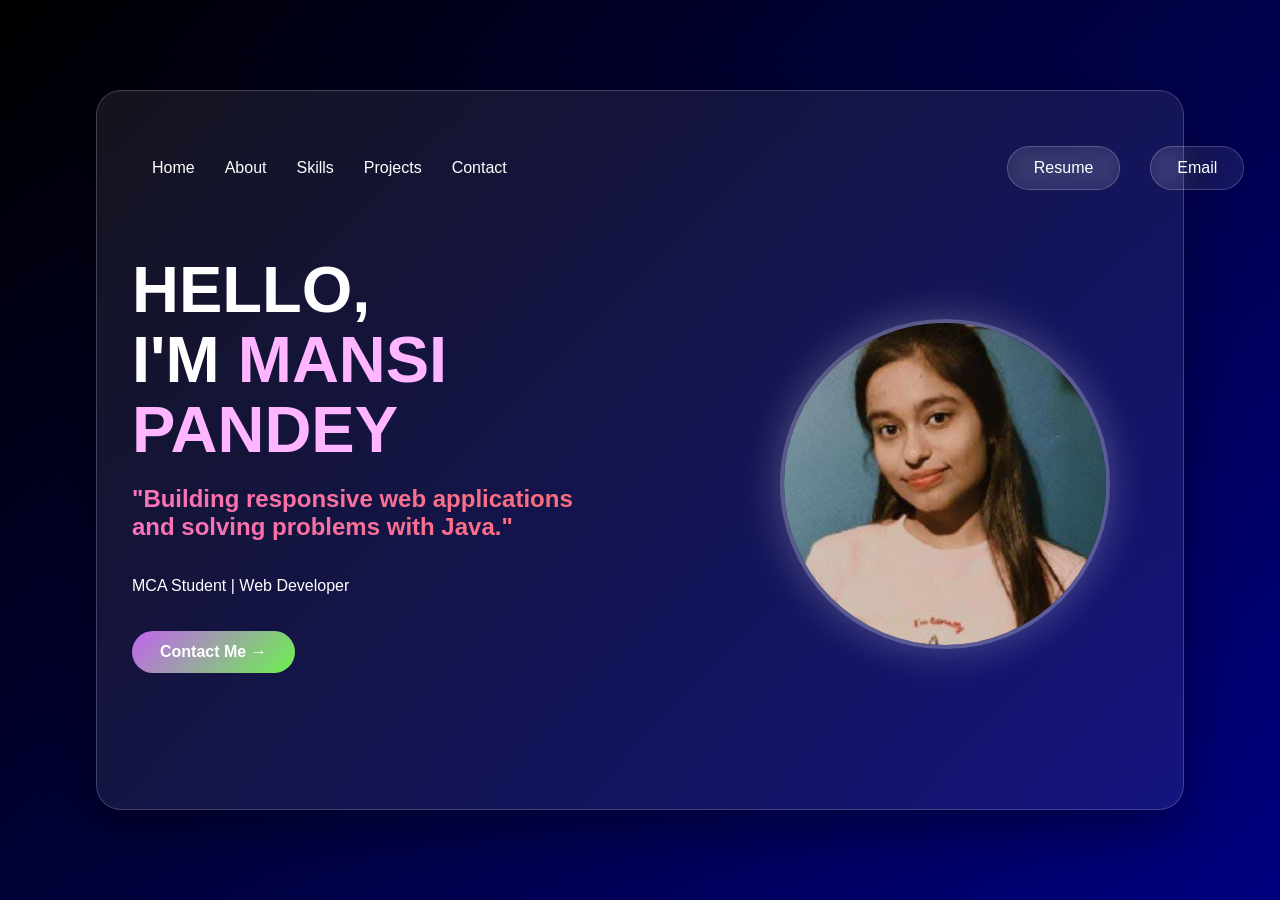
<file: index.html>
<!doctype html>
<html lang="en">
  <head>
    <meta charset="UTF-8" />
    <meta name="viewport" content="width=device-width, initial-scale=1.0" />
    <title>Portfolio</title>
    <link rel="stylesheet" href="style.css" />
  </head>

  <body>
    <div class="home-container">
      <div class="container">
        <nav>
          <div class="nav-right">
            <ul class="nav-links">
              <li><a href="index.html">Home</a></li>
              <li><a href="about.html#about">About</a></li>
              <li><a href="about.html#skills">Skills</a></li>
              <li><a href="about.html#projects">Projects</a></li>
              <li><a href="about.html#contact">Contact</a></li>
            </ul>

            <div class="nav-buttons">
              <a href="resume.pdf" class="resume-btn" target="_blank">
                Resume
              </a>

              <a href="mailto:mansipandey217@gmail.com" class="email-btn">
                Email
              </a>
            </div>
          </div>
        </nav>

        <section id="home" class="hero">
          <div class="left">
            <h1 class="h1">
              HELLO,<br />
              I'M <span>MANSI<br />PANDEY</span>
            </h1>
            <div class="headings">
              <h2>
                "Building responsive web applications <br />and solving problems
                with Java."
              </h2>
            </div>

            <p>MCA Student | Web Developer</p>

            <a href="about.html#contact" class="contact-btn"> Contact Me → </a>
          </div>

          <div class="right">
            <img src="person.jpeg" alt="" />
          </div>
        </section>
      </div>
    </div>
  </body>
</html>
</file>
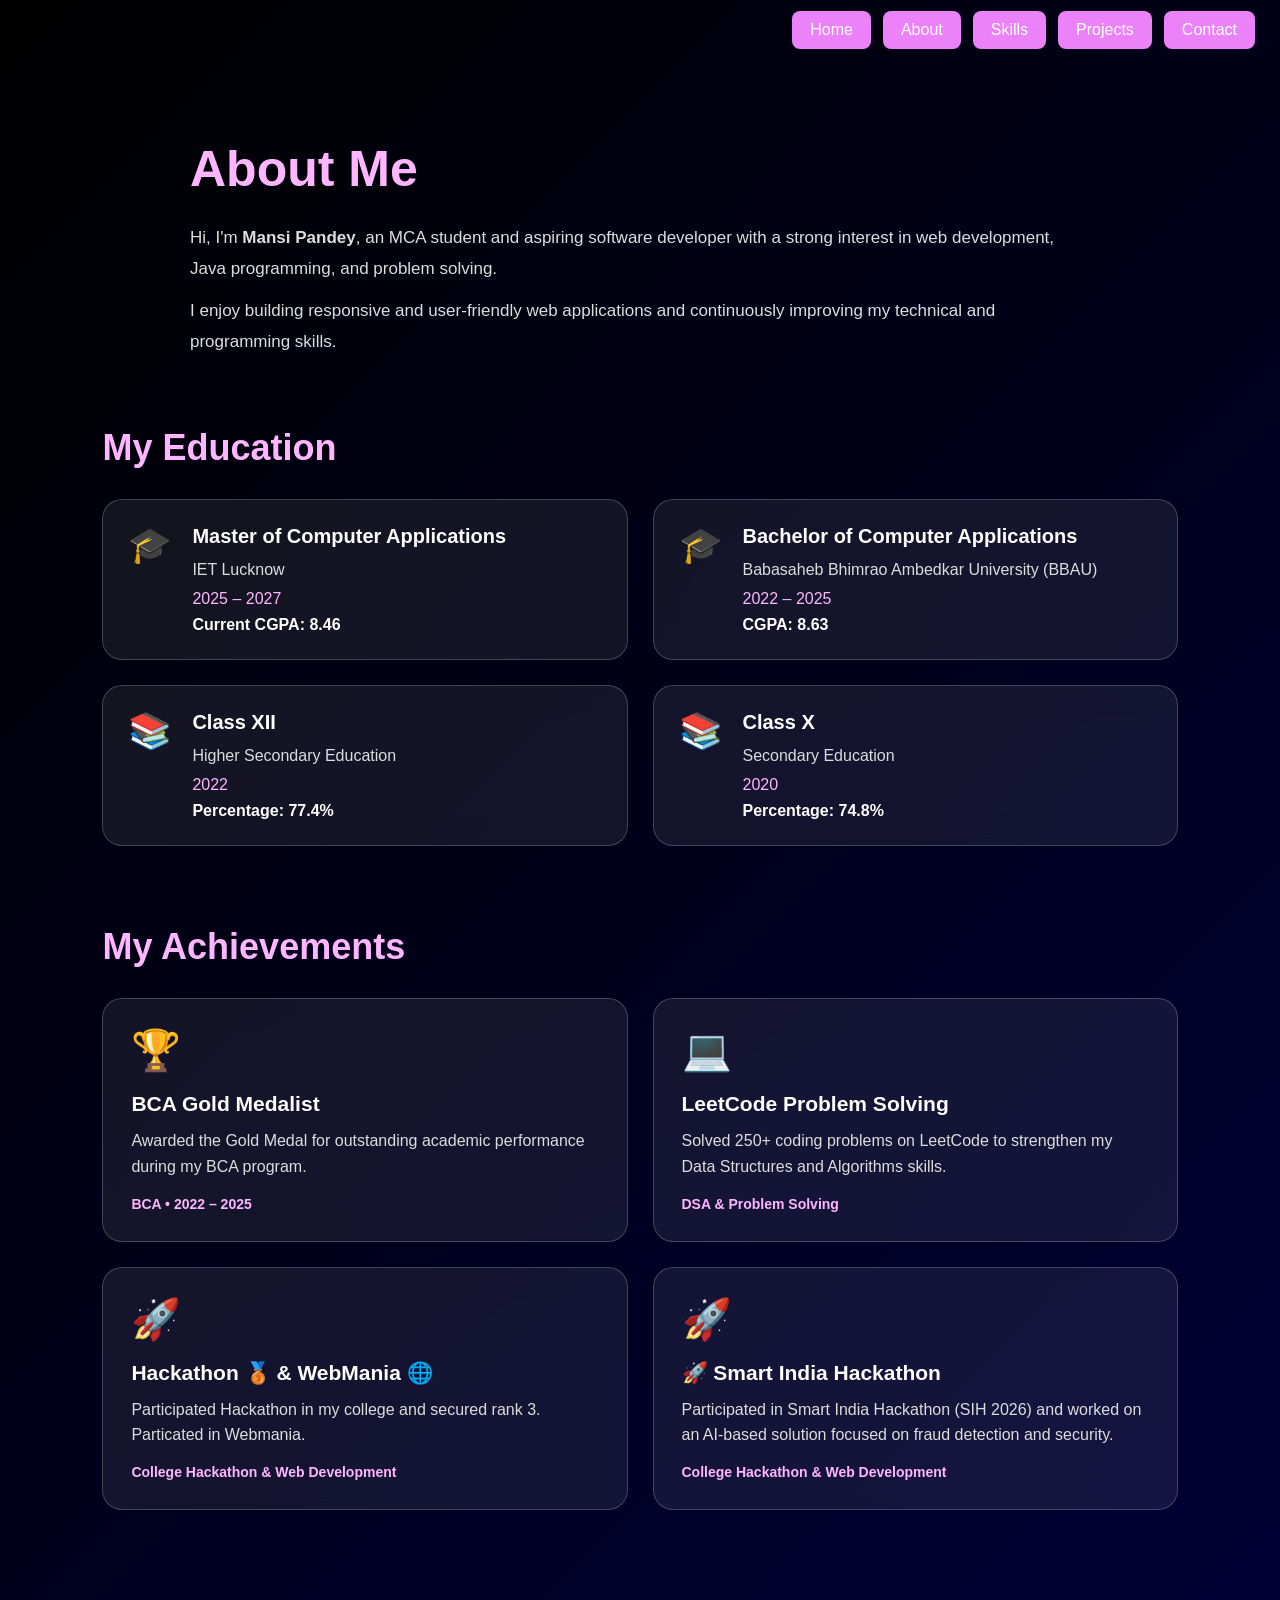
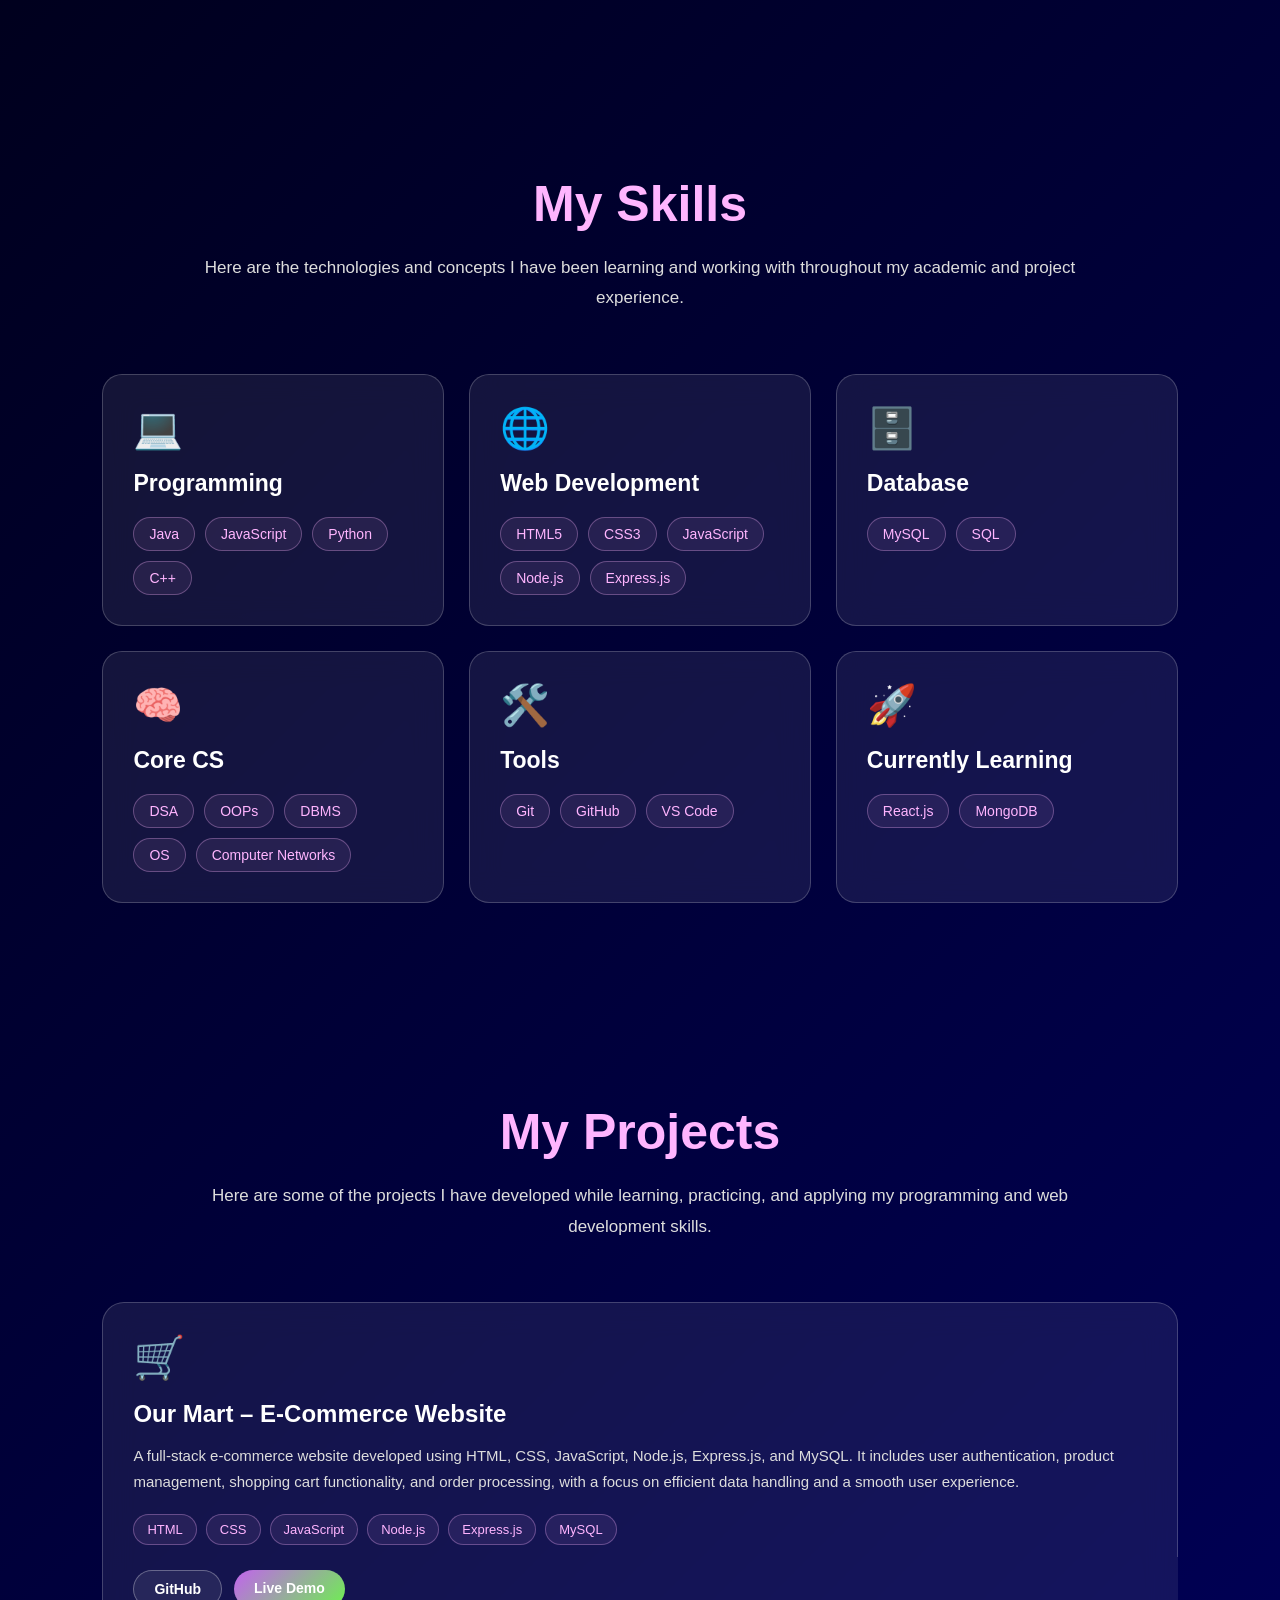
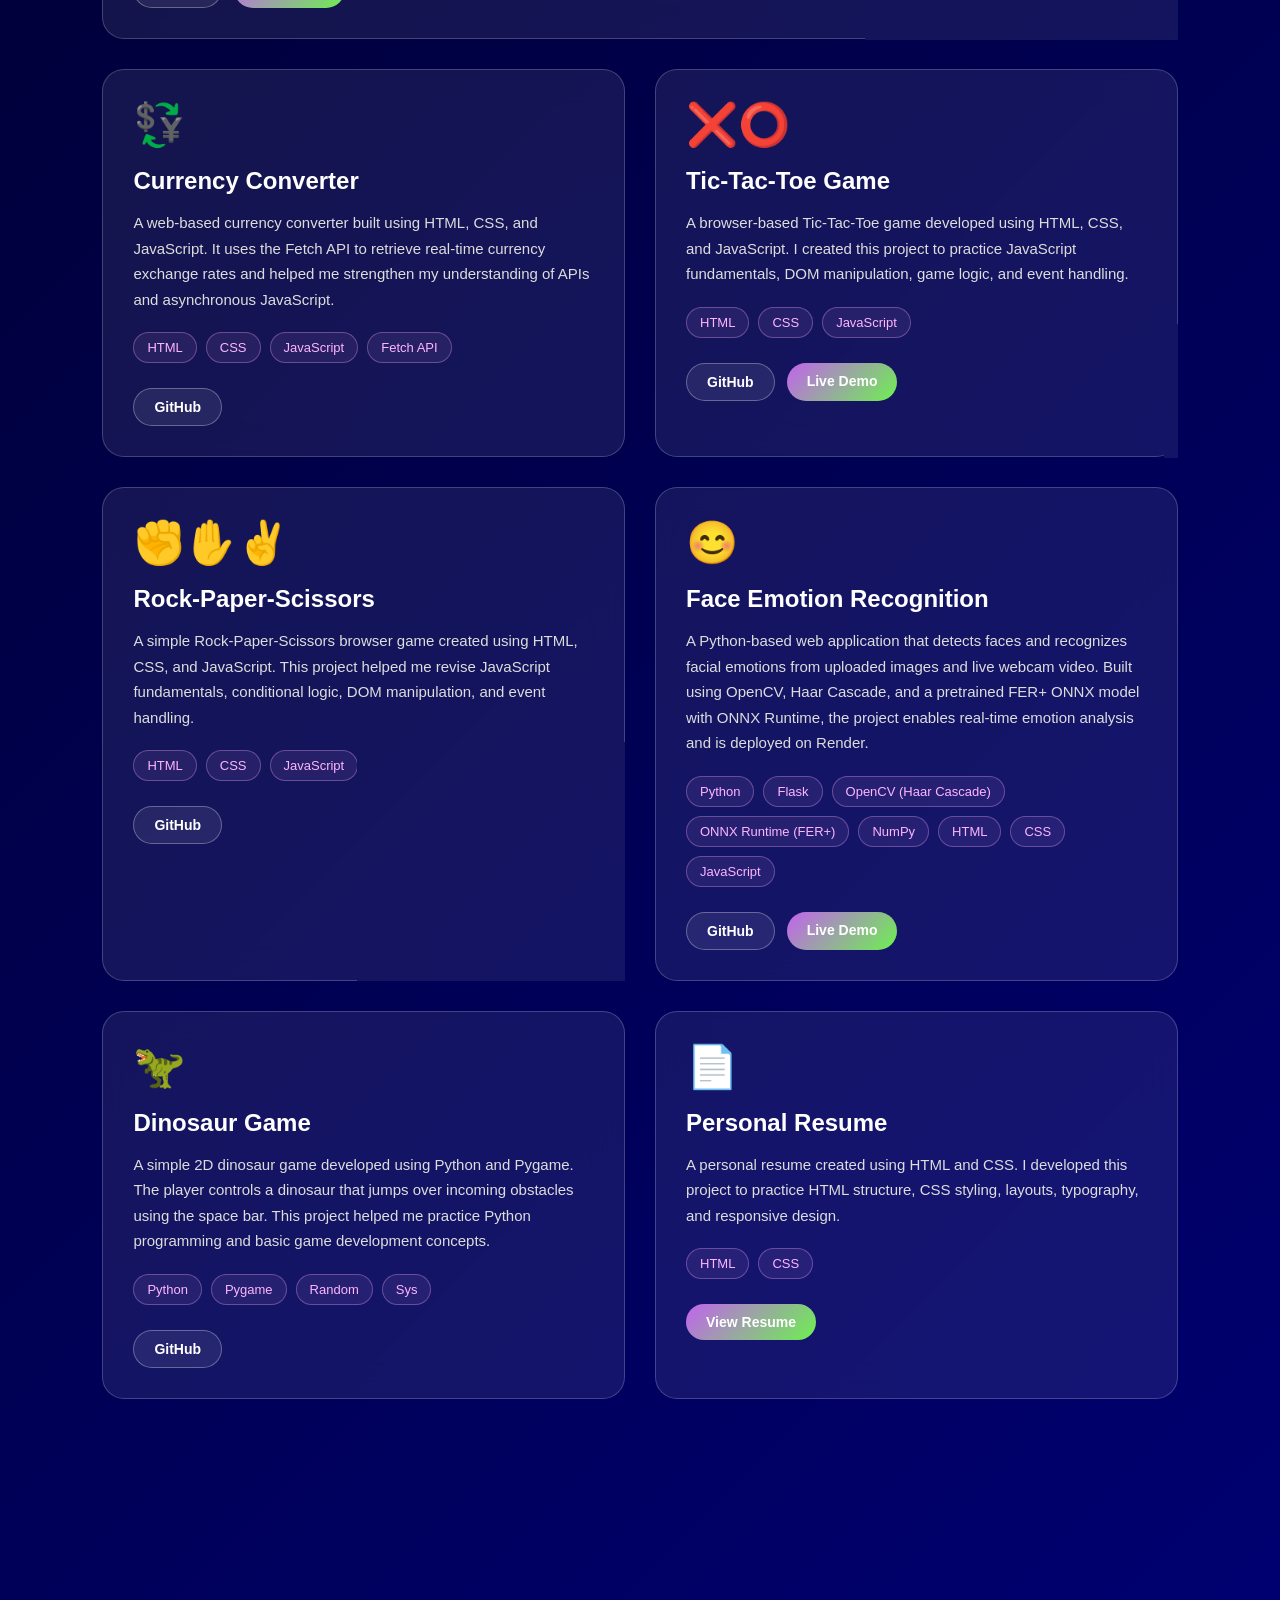
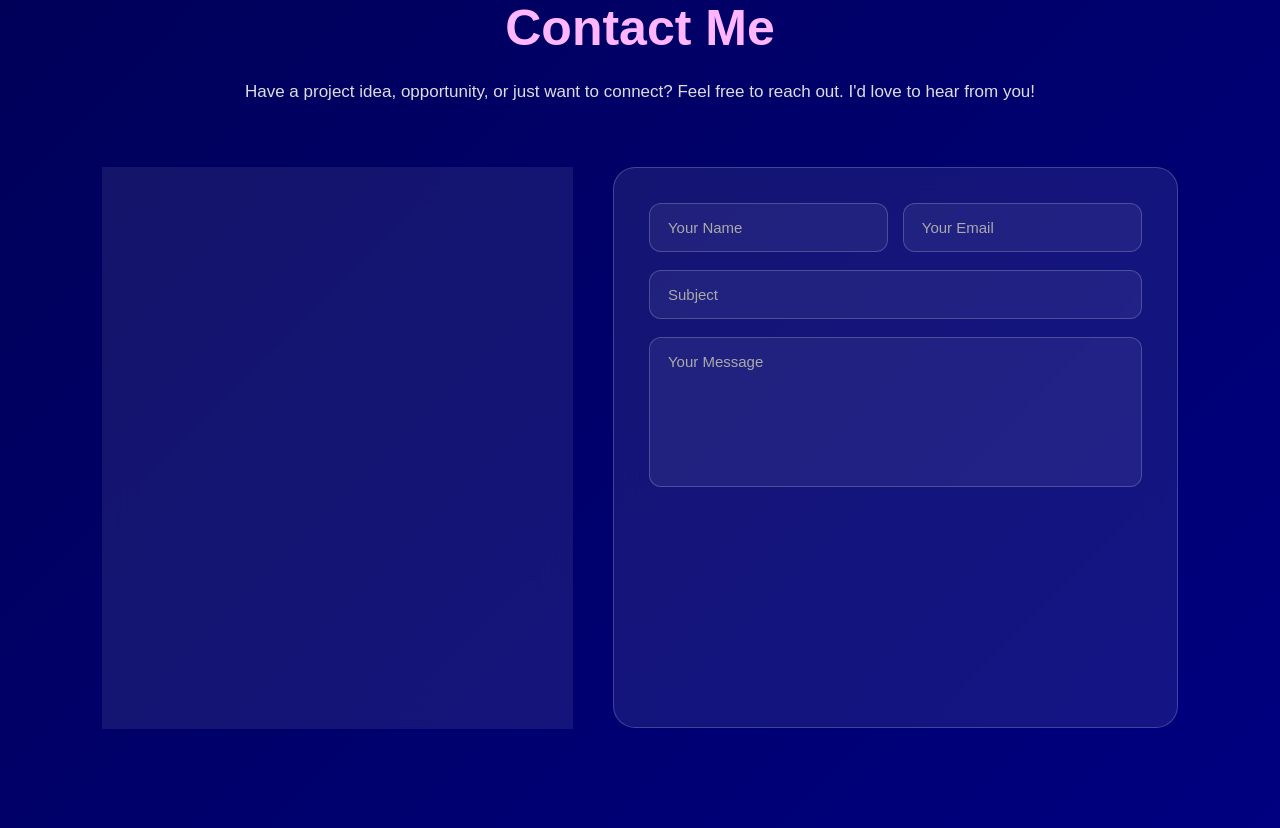
<file: about.html>
<!doctype html>
<html lang="en">
  <head>
    <meta charset="UTF-8" />
    <meta name="viewport" content="width=device-width, initial-scale=1.0" />
    <title>Portfolio</title>
    <link rel="stylesheet" href="style.css" />
  </head>

  <body>
    <div class="fixed-buttons">
      <a href="index.html">Home</a>
      <a href="about.html#about">About</a>
      <a href="about.html#skills">Skills</a>
      <a href="about.html#projects">Projects</a>
      <a href="about.html#contact">Contact</a>
    </div>
    <!-- ABOUT SECTION -->
    <section id="about" class="about-section">
      <div class="about-content">
        <!-- About Introduction -->
        <div class="about-intro">
          <h1>About <span>Me</span></h1>

          <p>
            Hi, I'm <strong>Mansi Pandey</strong>, an MCA student and aspiring
            software developer with a strong interest in web development, Java
            programming, and problem solving.
          </p>

          <p>
            I enjoy building responsive and user-friendly web applications and
            continuously improving my technical and programming skills.
          </p>
        </div>

        <!-- Education -->
        <div class="about-subsection">
          <h2>My <span>Education</span></h2>

          <div class="education-container">
            <div class="education-card">
              <div class="education-icon">🎓</div>
              <div>
                <h3>Master of Computer Applications</h3>
                <p>IET Lucknow</p>
                <span>2025 – 2027</span>
                <strong>Current CGPA: 8.46</strong>
              </div>
            </div>

            <div class="education-card">
              <div class="education-icon">🎓</div>
              <div>
                <h3>Bachelor of Computer Applications</h3>
                <p>Babasaheb Bhimrao Ambedkar University (BBAU)</p>
                <span>2022 – 2025</span>
                <strong>CGPA: 8.63</strong>
              </div>
            </div>

            <div class="education-card">
              <div class="education-icon">📚</div>
              <div>
                <h3>Class XII</h3>
                <p>Higher Secondary Education</p>
                <span>2022</span>
                <strong>Percentage: 77.4%</strong>
              </div>
            </div>

            <div class="education-card">
              <div class="education-icon">📚</div>
              <div>
                <h3>Class X</h3>
                <p>Secondary Education</p>
                <span>2020</span>
                <strong>Percentage: 74.8%</strong>
              </div>
            </div>
          </div>
        </div>

        <!-- Achievements -->
        <div class="about-subsection">
          <h2>My <span>Achievements</span></h2>

          <div class="achievement-container">
            <div class="achievement-card">
              <div class="achievement-icon">🏆</div>

              <h3>BCA Gold Medalist</h3>

              <p>
                Awarded the Gold Medal for outstanding academic performance
                during my BCA program.
              </p>

              <span>BCA • 2022 – 2025</span>
            </div>

            <div class="achievement-card">
              <div class="achievement-icon">💻</div>

              <h3>LeetCode Problem Solving</h3>

              <p>
                Solved 250+ coding problems on LeetCode to strengthen my Data
                Structures and Algorithms skills.
              </p>

              <span>DSA & Problem Solving</span>
            </div>

            <div class="achievement-card">
              <div class="achievement-icon">🚀</div>

              <h3>Hackathon 🥉 & WebMania 🌐</h3>

              <p>
                Participated Hackathon in my college and secured rank 3.<br />
                Particated in Webmania.
              </p>

              <span>College Hackathon & Web Development</span>
            </div>

            <div class="achievement-card">
              <div class="achievement-icon">🚀</div>

              <h4>🚀 Smart India Hackathon</h4>

              <p>
                Participated in Smart India Hackathon (SIH 2026) and worked on
                an AI-based solution focused on fraud detection and security.
              </p>

              <span>College Hackathon & Web Development</span>
            </div>
          </div>
        </div>
      </div>
    </section>

    <section id="skills" class="skills-section">
      <div class="skills-content">
        <div class="skills-intro">
          <h1>My <span>Skills</span></h1>
          <p>
            Here are the technologies and concepts I have been learning and
            working with throughout my academic and project experience.
          </p>
        </div>

        <div class="skills-container">
          <!-- Programming -->
          <div class="skill-card">
            <div class="skill-icon">💻</div>
            <h2>Programming</h2>
            <div class="skill-list">
              <span>Java</span>
              <span>JavaScript</span>
              <span>Python</span>
              <span>C++</span>
            </div>
          </div>

          <!-- Web Development -->
          <div class="skill-card">
            <div class="skill-icon">🌐</div>
            <h2>Web Development</h2>
            <div class="skill-list">
              <span>HTML5</span>
              <span>CSS3</span>
              <span>JavaScript</span>
              <span>Node.js</span>
              <span>Express.js</span>
            </div>
          </div>

          <!-- Database -->
          <div class="skill-card">
            <div class="skill-icon">🗄️</div>
            <h2>Database</h2>
            <div class="skill-list">
              <span>MySQL</span>
              <span>SQL</span>
            </div>
          </div>

          <!-- Core CS -->
          <div class="skill-card">
            <div class="skill-icon">🧠</div>
            <h2>Core CS</h2>
            <div class="skill-list">
              <span>DSA</span>
              <span>OOPs</span>
              <span>DBMS</span>
              <span>OS</span>
              <span>Computer Networks</span>
            </div>
          </div>

          <!-- Tools -->
          <div class="skill-card">
            <div class="skill-icon">🛠️</div>
            <h2>Tools</h2>
            <div class="skill-list">
              <span>Git</span>
              <span>GitHub</span>
              <span>VS Code</span>
            </div>
          </div>

          <!-- Currently Learning -->
          <div class="skill-card">
            <div class="skill-icon">🚀</div>
            <h2>Currently Learning</h2>
            <div class="skill-list">
              <span>React.js</span>
              <span>MongoDB</span>
            </div>
          </div>
        </div>
      </div>
    </section>
    <!-- =========================
     PROJECTS SECTION
========================= -->

    <section id="projects" class="projects-section">
      <div class="projects-content">
        <div class="projects-intro">
          <h1>My <span>Projects</span></h1>
          <p>
            Here are some of the projects I have developed while learning,
            practicing, and applying my programming and web development skills.
          </p>
        </div>

        <div class="projects-container">
          <!-- Our Mart -->
          <div class="project-card featured-project">
            <div class="project-icon">🛒</div>

            <h2>Our Mart – E-Commerce Website</h2>

            <p>
              A full-stack e-commerce website developed using HTML, CSS,
              JavaScript, Node.js, Express.js, and MySQL. It includes user
              authentication, product management, shopping cart functionality,
              and order processing, with a focus on efficient data handling and
              a smooth user experience.
            </p>

            <div class="tech-stack">
              <span>HTML</span>
              <span>CSS</span>
              <span>JavaScript</span>
              <span>Node.js</span>
              <span>Express.js</span>
              <span>MySQL</span>
            </div>

            <div class="project-buttons">
              <a
                href="https://github.com/Mansi21Pandey/our-mart-ecommerce"
                target="_blank"
                class="project-btn github-btn"
              >
                GitHub
              </a>

              <a
                href="https://our-mart-ecommerce-6.onrender.com"
                target="_blank"
                class="project-btn live-btn"
              >
                Live Demo
              </a>
            </div>
          </div>

          <!-- Currency Converter -->
          <div class="project-card">
            <div class="project-icon">💱</div>

            <h2>Currency Converter</h2>

            <p>
              A web-based currency converter built using HTML, CSS, and
              JavaScript. It uses the Fetch API to retrieve real-time currency
              exchange rates and helped me strengthen my understanding of APIs
              and asynchronous JavaScript.
            </p>

            <div class="tech-stack">
              <span>HTML</span>
              <span>CSS</span>
              <span>JavaScript</span>
              <span>Fetch API</span>
            </div>

            <div class="project-buttons">
              <a
                href="https://github.com/Mansi21Pandey/Currency-Converter"
                target="_blank"
                class="project-btn github-btn"
              >
                GitHub
              </a>
            </div>
          </div>

          <!-- Tic Tac Toe -->
          <div class="project-card">
            <div class="project-icon">❌⭕</div>

            <h2>Tic-Tac-Toe Game</h2>

            <p>
              A browser-based Tic-Tac-Toe game developed using HTML, CSS, and
              JavaScript. I created this project to practice JavaScript
              fundamentals, DOM manipulation, game logic, and event handling.
            </p>

            <div class="tech-stack">
              <span>HTML</span>
              <span>CSS</span>
              <span>JavaScript</span>
            </div>

            <div class="project-buttons">
              <a
                href="https://github.com/Mansi21Pandey/Tic-Tac-Toe-Game"
                target="_blank"
                class="project-btn github-btn"
              >
                GitHub
              </a>

              <a
                href="https://tic-tac-toe-game-uhbs.onrender.com"
                target="_blank"
                class="project-btn live-btn"
              >
                Live Demo
              </a>
            </div>
          </div>

          <!-- Rock Paper Scissors -->
          <div class="project-card">
            <div class="project-icon">✊✋✌️</div>

            <h2>Rock-Paper-Scissors</h2>

            <p>
              A simple Rock-Paper-Scissors browser game created using HTML, CSS,
              and JavaScript. This project helped me revise JavaScript
              fundamentals, conditional logic, DOM manipulation, and event
              handling.
            </p>

            <div class="tech-stack">
              <span>HTML</span>
              <span>CSS</span>
              <span>JavaScript</span>
            </div>

            <div class="project-buttons">
              <a
                href="https://github.com/Mansi21Pandey/Rock-Paper-Scissors"
                target="_blank"
                class="project-btn github-btn"
              >
                GitHub
              </a>
            </div>
          </div>

          <!-- Face Emotion Recognition -->
          <div class="project-card">
            <div class="project-icon">😊</div>

            <h2>Face Emotion Recognition</h2>

            <p>
              A Python-based web application that detects faces and 
              recognizes facial emotions from uploaded images and live webcam video. 
              Built using OpenCV, Haar Cascade, and a pretrained FER+ ONNX model with ONNX Runtime, 
              the project enables real-time emotion analysis and is deployed on Render.
            </p>

            <div class="tech-stack">
              <span>Python</span>
              <span>Flask</span>
              <span>OpenCV (Haar Cascade)</span>
              <span>ONNX Runtime (FER+)</span>
              <span>NumPy</span>
              <span>HTML</span>
              <span>CSS</span>
              <span>JavaScript</span>
            </div>

            <div class="project-buttons">
              <a
                href="https://github.com/Mansi21Pandey/Face-emotion-project"
                target="_blank"
                class="project-btn github-btn"
              >
                GitHub
              </a>

              <a
                href="https://face-emotion-project-1-6d48.onrender.com/realtime"
                target="_blank"
                class="project-btn live-btn"
              >
                Live Demo
              </a>
            </div>
          </div>

          <!-- Dinosaur Game -->
          <div class="project-card">
            <div class="project-icon">🦖</div>

            <h2>Dinosaur Game</h2>

            <p>
              A simple 2D dinosaur game developed using Python and Pygame. The
              player controls a dinosaur that jumps over incoming obstacles
              using the space bar. This project helped me practice Python
              programming and basic game development concepts.
            </p>

            <div class="tech-stack">
              <span>Python</span>
              <span>Pygame</span>
              <span>Random</span>
              <span>Sys</span>
            </div>

            <div class="project-buttons">
              <a
                href="https://github.com/Mansi21Pandey/Dinosaur-game-using-Python-Language"
                target="_blank"
                class="project-btn github-btn"
              >
                GitHub
              </a>
            </div>
          </div>

          <!-- Resume -->
          <div class="project-card">
            <div class="project-icon">📄</div>

            <h2>Personal Resume</h2>

            <p>
              A personal resume created using HTML and CSS. I developed this
              project to practice HTML structure, CSS styling, layouts,
              typography, and responsive design.
            </p>

            <div class="tech-stack">
              <span>HTML</span>
              <span>CSS</span>
            </div>

            <div class="project-buttons">
              <a
                href="images/resume.pdf"
                target="_blank"
                class="project-btn live-btn"
              >
                View Resume
              </a>
            </div>
          </div>
        </div>
      </div>
    </section>

    <section id="contact" class="contact-section">
      <div class="contact-content">
        <div class="contact-intro">
          <h1>Contact Me</h1>
          <p>
            Have a project idea, opportunity, or just want to connect? Feel free
            to reach out. I'd love to hear from you!
          </p>
        </div>

        <div class="contact-container">
          <!-- Contact Information -->
          <div class="contact-info">
            <h2>Let's <span>Connect</span></h2>

            <div class="contact-item">
              <div class="contact-icon">📧</div>
              <div>
                <h3>Email</h3>
                <a href="mailto:mansipandey217@gmail.com">
                  mansipandey217@gmail.com
                </a>
              </div>
            </div>

            <div class="contact-item">
              <div class="contact-icon">📍</div>
              <div>
                <h3>Location</h3>
                <p>Lucknow, India</p>
              </div>
            </div>

            <div class="contact-item">
              <div class="contact-icon">💼</div>
              <div>
                <h3>LinkedIn</h3>
                <a
                  href="https://www.linkedin.com/in/mansi-pandey-982a4b394"
                  target="_blank"
                >
                  Connect with me
                </a>
              </div>
            </div>

            <div class="contact-item">
              <div class="contact-icon">💻</div>
              <div>
                <h3>GitHub</h3>
                <a href="https://github.com/Mansi21Pandey" target="_blank">
                  View my GitHub
                </a>
              </div>
            </div>
          </div>

          <!-- Contact Form -->
          <div class="contact-form">
            <form action="https://formspree.io/f/mbgdrbpl" method="POST">
              <div class="input-group">
                <input
                  type="text"
                  name="name"
                  placeholder="Your Name"
                  required
                />

                <input
                  type="email"
                  name="email"
                  placeholder="Your Email"
                  required
                />
              </div>

              <input
                type="text"
                name="subject"
                placeholder="Subject"
                required
              />

              <textarea
                name="message"
                placeholder="Your Message"
                rows="6"
                required
              ></textarea>

              <button type="submit">Send Message</button>
            </form>
          </div>
        </div>
      </div>
    </section>
  </body>
</html>
</file>
<file: style.css>
* {
  margin: 0;
  padding: 0;
  box-sizing: border-box;
  font-family: Arial, Helvetica, sans-serif;
}

html {
  scroll-behavior: smooth;
}

body {
  background: linear-gradient(135deg, black, navy);
  margin: 0;
}

.container {
  width: 85%;
  height: 80vh;
  border-radius: 25px;
  background: rgba(255, 255, 255, 0.08);
  backdrop-filter: blur(18px);
  border: 1px solid rgba(255, 255, 255, 0.2);
  box-shadow: 0 20px 50px rgba(0, 0, 0, 0.35);
  padding: 35px;
}

nav {
  display: flex;
  justify-content: space-between;
  align-items: center;
}

nav ul {
  display: flex;
  list-style: none;
  gap: 35px;
}

nav li {
  color: white;
  cursor: pointer;
}

.hero {
  justify-content: space-between;
  margin-top: 15px;
  align-items: center;
  height: 80%;
  display: flex;
}

.left {
  width: 50%;
}

.left h1 {
  color: white;
  font-size: 65px;
  line-height: 70px;
}

.left span {
  color: #ffb5ff;
}

.left p {
  color: white;
  margin: 30px 0;
  width: 400px;
  line-height: 30px;
}

button {
  padding: 15px 40px;
  border-radius: 40px;
  border: 1px solid white;
  background: transparent;
  color: white;
  cursor: pointer;
  transition: 0.4s;
}

button:hover {
  background: white;
  color: #7b2ff7;
}

.right {
  width: 40%;
  display: flex;
  justify-content: center;
}

.right img {
  width: 330px;
  height: 330px;
  border-radius: 50%;
  object-fit: cover;
  border: 4px solid rgba(255, 255, 255, 0.3);
  box-shadow: 0 0 40px rgba(255, 255, 255, 0.25);
}

.right:hover {
  transform: scale(1.05);
}

.nav-links li a {
  color: white;
  text-decoration: none;
  display: inline-block;
  transition: all 0.3s ease;
}

.nav-links li a:hover {
  color: hsl(313, 100%, 89%);
  transform: scale(1.1);
  text-decoration: underline;
  text-shadow: 0 0 10px hsl(313, 100%, 89%);
}

.home-container {
  height: 100vh;
  display: flex;
  justify-content: center;
  align-items: center;
}

.headings {
  background: linear-gradient(90deg, #fc73befd, #fb6c6c);
  -webkit-background-clip: text;
  -webkit-text-fill-color: transparent;
  margin-top: 20px;
}

nav {
  display: flex;
  justify-content: space-between;
  align-items: center;
  padding: 20px 80px;
}

.nav-right {
  display: flex;
  align-items: center;
  gap: 500px;
}

.nav-links {
  margin-left: -60px;
  display: flex;
  margin-top: 0;
  list-style: none;
  gap: 30px;
}

.nav-links a {
  text-decoration: none;
  color: white;
}

.nav-buttons {
  display: flex;
  gap: 30px;
}

.nav-buttons a {
  text-decoration: none;
  color: white;
  padding: 12px 26px;
  border-radius: 50px;
  border: 1px solid rgba(255, 255, 255, 0.2);
  background: rgba(255, 255, 255, 0.08);
  backdrop-filter: blur(10px);
  transition: 0.4s;
}

.nav-buttons a:hover {
  background: rgba(0, 212, 255, 0.2);
  transform: translateY(-3px);
  box-shadow: 0 0 20px rgba(0, 212, 255, 0.5);
}

.h1 {
  margin-top: -40px;
}

.contact-btn {
  display: inline-block;
  padding: 12px 28px;
  border-radius: 30px;
  background: linear-gradient(135deg, #c263ee, #6df14f);
  color: white;
  text-decoration: none;
  font-weight: 600;
  transition: 0.3s;
}

.contact-btn:hover {
  transform: translateY(-3px);
  box-shadow: 0 10px 25px rgba(159, 225, 238, 0.4);
}

.fixed-buttons {
  position: fixed;
  top: 30px;
  right: 25px;
  transform: translateY(-50%);
  display: flex;
  flex-direction: row;
  gap: 12px;
  z-index: 1000;
}

.fixed-buttons a {
  padding: 10px 18px;
  background: #eb82f9;
  color: white;
  text-decoration: none;
  border-radius: 8px;
  transition: all 0.3s ease;
}

.fixed-buttons a:hover {
  background: transparent;
  color: #f9a7cb;
  border: 1px solid #ff9fc8;
  transform: translateY(-3px);
  box-shadow: 0 0 15px rgba(255, 79, 154, 0.5);
}

/* ============================= */

/* ABOUT SECTION */

/* ============================= */

/* =========================
   ABOUT SECTION
========================= */

.about-section {
  width: 100%;
  min-height: 100vh;
  padding: 140px 8% 100px;
  color: white;
  overflow: visible;
}

.about-content {
  width: 100%;
  max-width: 1200px;
  margin: 0 auto;
}

.about-intro {
  max-width: 900px;
  margin: 0 auto 70px;
}

.about-intro h1 {
  font-size: 50px;
  margin-bottom: 25px;
  color: #ffb5ff;
}

.about-subsection h2 {
  font-size: 36px;
  margin-bottom: 30px;
  color: #ffb5ff;
}

.about-intro p {
  color: #ddd;
  font-size: 17px;
  line-height: 1.8;
  margin-bottom: 12px;
}

/* =========================
   EDUCATION
========================= */

.about-subsection {
  margin-bottom: 80px;
}

.about-subsection h2 {
  font-size: 36px;
  margin-bottom: 30px;
}

.about-subsection h2 span {
  color: #ffb5ff;
}

.education-container {
  display: grid;
  grid-template-columns: repeat(2, 1fr);
  gap: 25px;
}

.education-card {
  display: flex;
  align-items: flex-start;
  gap: 20px;
  padding: 25px;
  background: rgba(255, 255, 255, 0.08);
  border: 1px solid rgba(255, 255, 255, 0.2);
  border-radius: 20px;
  backdrop-filter: blur(15px);
  transition: 0.3s ease;
}

.education-card:hover {
  transform: translateY(-7px);
  border-color: rgba(255, 181, 255, 0.6);
  box-shadow: 0 10px 30px rgba(255, 181, 255, 0.15);
}

.education-icon {
  font-size: 35px;
}

.education-card h3 {
  color: white;
  font-size: 20px;
  margin-bottom: 10px;
}

.education-card p {
  color: #ddd;
  margin-bottom: 8px;
  line-height: 1.5;
}

.education-card span {
  display: block;
  color: #ffb5ff;
  margin-bottom: 8px;
}

.education-card strong {
  color: white;
}

/* =========================
   ACHIEVEMENTS
========================= */

.achievement-container {
  display: grid;
  grid-template-columns: repeat(2, 1fr);
  gap: 25px;
}

.achievement-card {
  padding: 28px;
  background: rgba(255, 255, 255, 0.08);
  border: 1px solid rgba(255, 255, 255, 0.2);
  border-radius: 20px;
  backdrop-filter: blur(15px);
  transition: 0.3s ease;
}

.achievement-card:hover {
  transform: translateY(-8px);
  border-color: rgba(255, 181, 255, 0.6);
  box-shadow: 0 10px 30px rgba(255, 181, 255, 0.2);
}

.achievement-icon {
  font-size: 40px;
  margin-bottom: 18px;
}

.achievement-card h3,
.achievement-card h4 {
  color: white;
  font-size: 21px;
  margin-bottom: 12px;
}

.achievement-card p {
  color: #ddd;
  line-height: 1.6;
  margin-bottom: 15px;
}

.achievement-card span {
  color: #ffb5ff;
  font-size: 14px;
  font-weight: 600;
}

/* =========================
   RESPONSIVE
========================= */

@media (max-width: 900px) {
  .about-section {
    padding: 120px 5% 80px;
  }
  .education-container,
  .achievement-container {
    grid-template-columns: 1fr;
  }
}

@media (max-width: 600px) {
  .about-section {
    padding: 110px 5% 70px;
  }
  .about-intro h1 {
    font-size: 40px;
  }
  .about-subsection h2 {
    font-size: 30px;
  }
  .education-card {
    padding: 20px;
  }
}

#about {
  scroll-margin-top: 100px;
}

/* =========================
   SKILLS SECTION
========================= */

.skills-section {
  width: 100%;
  min-height: 100vh;
  padding: 85px 8% 100px;
  color: white;
  scroll-margin-top: 0;
}

.skills-content {
  width: 100%;
  max-width: 1200px;
  margin: 0 auto;
}

/* Skills Heading */

.skills-intro {
  max-width: 900px;
  margin: 0 auto 60px;
  text-align: center;
}

.skills-intro h1 {
  font-size: 50px;
  margin-bottom: 20px;
}

.skills-intro h1 {
  color: #ffb5ff;
}

.skills-intro p {
  color: #ddd;
  font-size: 17px;
  line-height: 1.8;
}

/* Skills Cards */

.skills-container {
  display: grid;
  grid-template-columns: repeat(3, 1fr);
  gap: 25px;
}

.skill-card {
  padding: 30px;
  min-height: 230px;
  background: rgba(255, 255, 255, 0.08);
  border: 1px solid rgba(255, 255, 255, 0.2);
  border-radius: 20px;
  backdrop-filter: blur(15px);
  transition: all 0.3s ease;
}

.skill-card:hover {
  transform: translateY(-8px);
  border-color: rgba(255, 181, 255, 0.7);
  box-shadow:
    0 10px 30px rgba(255, 181, 255, 0.15),
    0 0 20px rgba(255, 181, 255, 0.08);
}

/* Skill Icon */

.skill-icon {
  font-size: 40px;
  margin-bottom: 18px;
}

/* Skill Heading */

.skill-card h2 {
  color: white;
  font-size: 23px;
  margin-bottom: 20px;
}

/* Skill Tags */

.skill-list {
  display: flex;
  flex-wrap: wrap;
  gap: 10px;
}

.skill-list span {
  padding: 8px 15px;
  color: #ffb5ff;
  background: rgba(255, 181, 255, 0.08);
  border: 1px solid rgba(255, 181, 255, 0.3);
  border-radius: 20px;
  font-size: 14px;
  font-weight: 500;
  transition: 0.3s ease;
}

.skill-list span:hover {
  background: rgba(255, 181, 255, 0.2);
  border-color: #ffb5ff;
  transform: translateY(-2px);
}

/* =========================
   RESPONSIVE
========================= */

@media (max-width: 900px) {
  .skills-section {
    padding: 120px 5% 80px;
  }
  .skills-container {
    grid-template-columns: repeat(2, 1fr);
  }
}

@media (max-width: 600px) {
  .skills-section {
    padding: 110px 5% 70px;
  }
  .skills-intro h1 {
    font-size: 40px;
  }
  .skills-container {
    grid-template-columns: 1fr;
  }
  .skill-card {
    padding: 25px;
  }
}

/* =========================
   PROJECTS SECTION
========================= */

.projects-section {
  width: 100%;
  min-height: 100vh;
  padding: 100px 8% 100px;
  color: white;
  scroll-margin-top: 0;
}

.projects-content {
  width: 100%;
  max-width: 1200px;
  margin: 0 auto;
}

/* Projects Heading */

.projects-intro {
  max-width: 900px;
  margin: 0 auto 60px;
  text-align: center;
}

.projects-intro h1 {
  font-size: 50px;
  margin-bottom: 20px;
}

.projects-intro h1 {
  color: #ffb5ff;
}

.projects-intro p {
  color: #ddd;
  font-size: 17px;
  line-height: 1.8;
}

/* Projects Grid */

.projects-container {
  display: grid;
  grid-template-columns: repeat(2, 1fr);
  gap: 30px;
}

/* Project Card */

.project-card {
  padding: 30px;
  background: rgba(255, 255, 255, 0.08);
  border: 1px solid rgba(255, 255, 255, 0.2);
  border-radius: 22px;
  backdrop-filter: blur(15px);
  transition: all 0.3s ease;
}

.project-card:hover {
  transform: translateY(-8px);
  border-color: rgba(255, 181, 255, 0.7);
  box-shadow:
    0 10px 30px rgba(255, 181, 255, 0.15),
    0 0 20px rgba(255, 181, 255, 0.08);
}

/* Featured Project */

.featured-project {
  grid-column: span 2;
}

/* Project Icon */

.project-icon {
  font-size: 42px;
  margin-bottom: 18px;
}

/* Project Title */

.project-card h2 {
  color: white;
  font-size: 24px;
  margin-bottom: 15px;
}

/* Project Description */

.project-card p {
  color: #ddd;
  font-size: 15px;
  line-height: 1.7;
  margin-bottom: 20px;
}

/* Technology Tags */

.tech-stack {
  display: flex;
  flex-wrap: wrap;
  gap: 9px;
  margin-bottom: 25px;
}

.tech-stack span {
  padding: 7px 13px;
  color: #ffb5ff;
  background: rgba(255, 181, 255, 0.08);
  border: 1px solid rgba(255, 181, 255, 0.3);
  border-radius: 20px;
  font-size: 13px;
  font-weight: 500;
  transition: 0.3s ease;
}

.tech-stack span:hover {
  background: rgba(255, 181, 255, 0.2);
  border-color: #ffb5ff;
}

/* Project Buttons */

.project-buttons {
  display: flex;
  gap: 12px;
  flex-wrap: wrap;
}

.project-btn {
  display: inline-block;
  padding: 10px 20px;
  border-radius: 25px;
  text-decoration: none;
  font-size: 14px;
  font-weight: 600;
  transition: all 0.3s ease;
}

/* GitHub Button */

.github-btn {
  color: white;
  background: rgba(255, 255, 255, 0.08);
  border: 1px solid rgba(255, 255, 255, 0.3);
}

.github-btn:hover {
  background: white;
  color: #111;
  transform: translateY(-3px);
}

/* Live Demo Button */

.live-btn {
  color: white;
  background: linear-gradient(135deg, #c263ee, #6df14f);
  border: none;
}

.live-btn:hover {
  transform: translateY(-3px);
  box-shadow: 0 8px 20px rgba(194, 99, 238, 0.4);
}

/* =========================
   RESPONSIVE
========================= */

@media (max-width: 900px) {
  .projects-section {
    padding: 80px 5%;
  }
  .projects-container {
    grid-template-columns: 1fr;
  }
  .featured-project {
    grid-column: span 1;
  }
}

@media (max-width: 600px) {
  .projects-section {
    padding: 70px 5%;
  }
  .projects-intro h1 {
    font-size: 40px;
  }
  .project-card {
    padding: 25px;
  }
  .project-card h2 {
    font-size: 21px;
  }
}

/* =========================
   CONTACT SECTION
========================= */

.contact-section {
  width: 100%;
  min-height: 100vh;
  padding: 100px 8% 100px;
  color: white;
  scroll-margin-top: 0;
}

.contact-content {
  width: 100%;
  max-width: 1200px;
  margin: 0 auto;
}

/* Contact Heading */

.contact-intro {
  max-width: 900px;
  margin: 0 auto 60px;
  text-align: center;
}

.contact-intro h1 {
  font-size: 50px;
  margin-bottom: 20px;
  color: white;
}

.contact-intro h1 {
  color: #ffb5ff;
}

.contact-intro p {
  color: #ddd;
  font-size: 17px;
  line-height: 1.8;
}

/* =========================
   CONTACT CONTAINER
========================= */

.contact-container {
  display: grid;
  grid-template-columns: 1fr 1.2fr;
  gap: 40px;
  align-items: stretch;
}

/* =========================
   CONTACT INFORMATION
========================= */

.contact-info {
  padding: 35px;
  background: rgba(255, 255, 255, 0.08);
  border: 1px solid rgba(255, 255, 255, 0.2);
  border-radius: 22px;
  backdrop-filter: blur(15px);
}

.contact-info h2 {
  font-size: 30px;
  margin-bottom: 35px;
  color: white;
}

.contact-info h2 {
  color: #ffb5ff;
}

/* Contact Item */

.contact-item {
  display: flex;
  align-items: center;
  gap: 18px;
  margin-bottom: 25px;
  padding: 15px;
  border-radius: 15px;
  transition: all 0.3s ease;
}

.contact-item:hover {
  background: rgba(255, 181, 255, 0.08);
  transform: translateX(5px);
}

.contact-icon {
  width: 50px;
  height: 50px;
  display: flex;
  align-items: center;
  justify-content: center;
  font-size: 24px;
  background: rgba(255, 181, 255, 0.1);
  border: 1px solid rgba(255, 181, 255, 0.3);
  border-radius: 50%;
}

.contact-item h3 {
  color: white;
  font-size: 17px;
  margin-bottom: 5px;
}

.contact-item p,
.contact-item a {
  color: #ccc;
  font-size: 14px;
  text-decoration: none;
}

.contact-item a:hover {
  color: #ffb5ff;
}

/* =========================
   CONTACT FORM
========================= */

.contact-form {
  padding: 35px;
  background: rgba(255, 255, 255, 0.08);
  border: 1px solid rgba(255, 255, 255, 0.2);
  border-radius: 22px;
  backdrop-filter: blur(15px);
}

.contact-form form {
  width: 100%;
}

.input-group {
  display: grid;
  grid-template-columns: 1fr 1fr;
  gap: 15px;
}

/* Inputs */

.contact-form input,
.contact-form textarea {
  width: 100%;
  padding: 15px 18px;
  margin-bottom: 18px;
  background: rgba(255, 255, 255, 0.06);
  border: 1px solid rgba(255, 255, 255, 0.2);
  border-radius: 12px;
  color: white;
  font-size: 15px;
  outline: none;
  transition: all 0.3s ease;
}

.contact-form input::placeholder,
.contact-form textarea::placeholder {
  color: #aaa;
}

/* Input Focus */

.contact-form input:focus,
.contact-form textarea:focus {
  border-color: #ffb5ff;
  box-shadow: 0 0 12px rgba(255, 181, 255, 0.15);
}

.contact-form textarea {
  resize: vertical;
  min-height: 150px;
}

/* =========================
   SEND BUTTON
========================= */

.contact-form button {
  padding: 12px 28px;
  border: none;
  border-radius: 25px;
  background: linear-gradient(135deg, #c263ee, #6df14f);
  color: white;
  font-size: 15px;
  font-weight: 600;
  cursor: pointer;
  transition: all 0.3s ease;
}

.contact-form button:hover {
  transform: translateY(-3px);
  box-shadow: 0 8px 20px rgba(194, 99, 238, 0.4);
}

.h1 {
  color: #fb6c6c;
}

/* =========================
   RESPONSIVE DESIGN
========================= */

@media (max-width: 900px) {
  .contact-section {
    padding: 80px 5%;
  }
  .contact-container {
    grid-template-columns: 1fr;
  }
}

@media (max-width: 600px) {
  .contact-section {
    padding: 70px 5%;
  }
  .contact-intro h1 {
    font-size: 40px;
  }
  .contact-info,
  .contact-form {
    padding: 25px;
  }
  .input-group {
    grid-template-columns: 1fr;
    gap: 0;
  }
  .contact-info h2 {
    font-size: 26px;
  }
}
/* =========================
   MOBILE RESPONSIVE - HOME
========================= */

@media (max-width: 600px) {

  body {
    overflow-x: hidden;
  }

  /* Home container */
  .home-container {
    min-height: 100vh;
    height: auto;
    padding: 20px 0;
  }

  .container {
    width: 92%;
    height: auto;
    min-height: 95vh;
    padding: 20px;
    border-radius: 20px;
  }

  /* Navbar */
  nav {
    padding: 10px 5px;
  }

  .nav-right {
    width: 100%;
    display: flex;
    flex-direction: column;
    gap: 15px;
  }

  .nav-links {
    margin: 0;
    padding: 0;
    width: 100%;
    justify-content: center;
    gap: 12px;
    flex-wrap: wrap;
  }

  .nav-links li a {
    font-size: 13px;
  }

  .nav-buttons {
    justify-content: center;
    gap: 10px;
  }

  .nav-buttons a {
    padding: 8px 16px;
    font-size: 13px;
  }

  /* Hero */
  .hero {
    margin-top: 40px;
    height: auto;
    min-height: auto;
    display: flex;
    flex-direction: column-reverse;
    gap: 35px;
    text-align: center;
  }

  .left {
    width: 100%;
  }

  .right {
    width: 100%;
  }

  /* Profile image */
  .right img {
    width: 220px;
    height: 220px;
  }

  /* Main heading */
  .left h1 {
    font-size: 42px;
    line-height: 48px;
    margin-top: 0;
  }

  .h1 {
    margin-top: 0;
  }

  /* Quote */
  .headings {
    margin-top: 20px;
  }

  .headings h2 {
    font-size: 16px;
    line-height: 25px;
  }

  /* Description */
  .left p {
    width: 100%;
    font-size: 15px;
    line-height: 24px;
    margin: 20px 0;
  }

  .contact-btn {
    padding: 11px 22px;
    font-size: 14px;
  }

  /* About page fixed navigation */
  .fixed-buttons {
    position: fixed;
    top: 10px;
    right: 10px;
    left: 10px;
    transform: none;
    justify-content: center;
    flex-wrap: wrap;
    gap: 6px;
  }

  .fixed-buttons a {
    padding: 7px 10px;
    font-size: 11px;
  }
}
</file>
